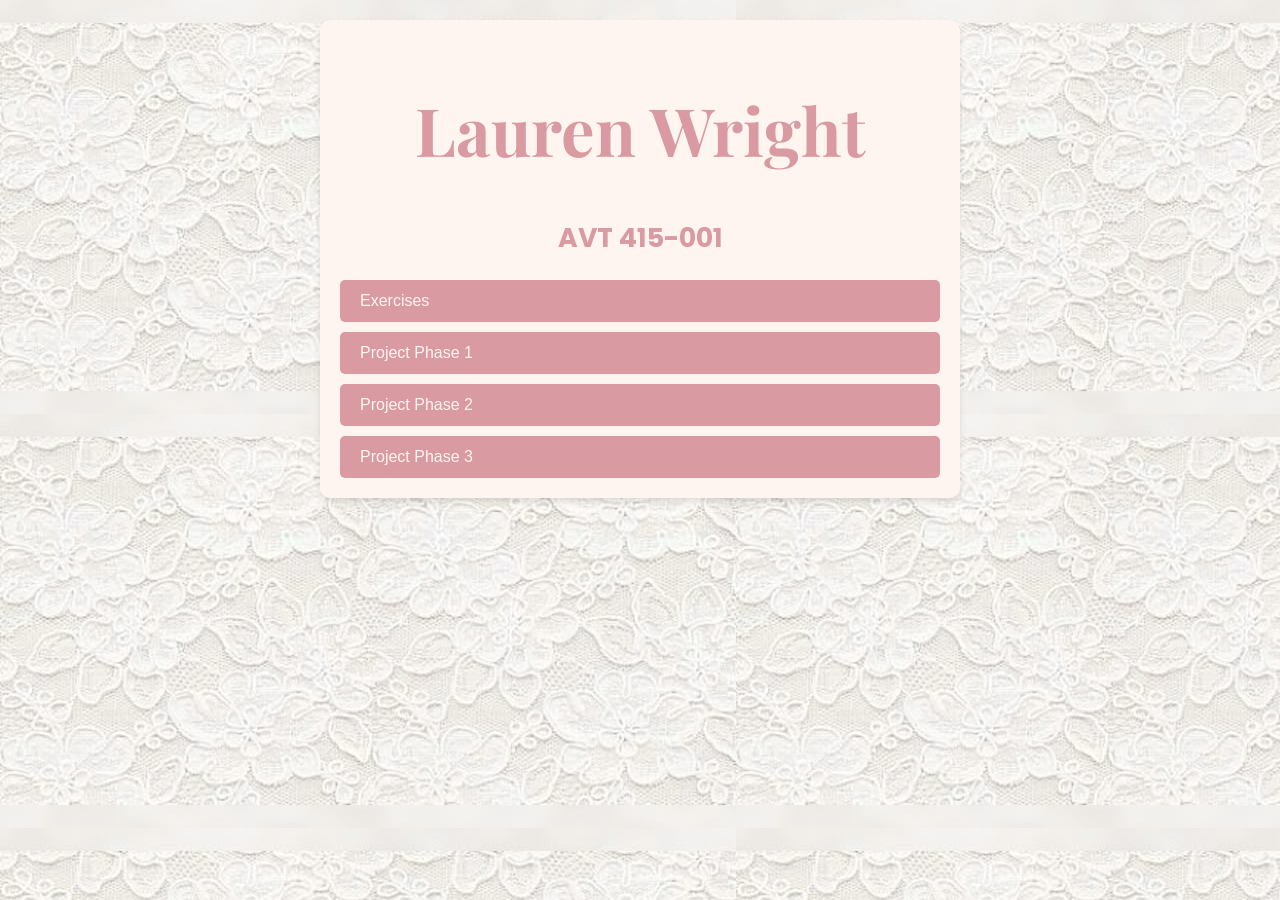
<file: index.html>
<!doctype html>
<html>
<head>
<meta charset="UTF-8">
<meta name="viewport" content="width=device-width, initial-scale=1.0">
<title>Course work of Lauren Wright</title>
	<link rel="stylesheet" href="css/main.css"> 
    <link rel="preconnect" href="https://fonts.googleapis.com">
    <link rel="preconnect" href="https://fonts.gstatic.com" crossorigin>
    <link href="https://fonts.googleapis.com/css2?family=Playfair+Display:ital,wght@0,400..900;1,400..900&family=Poppins:ital,wght@0,100;0,200;0,300;0,400;0,500;0,600;0,700;0,800;0,900;1,100;1,200;1,300;1,400;1,500;1,600;1,700;1,800;1,900&display=swap" rel="stylesheet">
</head>

<body>
	<div class="container">
        <h1>Lauren Wright</h1>
        <h2>AVT 415-001</h2>

        <!-- Exercises Dropdown -->
        <div class="dropdown">
            <button class="dropbtn">Exercises</button>
            <div class="dropdown-content">
                <a href="https://www.figma.com/proto/uaF8bCbxSyDzgrd35WFkkd/E1---A-Little-Background">E1: A Little Background</a>
                <a href="https://www.figma.com/proto/uaF8bCbxSyDzgrd35WFkkd/E1---A-Little-Background">E2: Linking and Hovering in XD</a>
                <a href="https://www.figma.com/proto/cc0SmNpdiPh6YBsjTk63OF/Untitled">E3: Design Examples</a>
                <a href="p_process/e4-1.html">E4-1: In Class Coding</a>
                <a href="p_process/e4.html">E4: Text Only Layout</a>
                <a href="https://www.figma.com/proto/SPw6kYpImEUM4P5fZCWl9k/Study-on-Shopping-Cart--%26-Checkout-Process">E5: Study on Shopping Cart & Checkout Process</a>
				<a href="p_process/e6.html">E6: Text Only Layout</a>
			</div>
        </div>

        <!-- Project Phase 1 Dropdown -->
        <div class="dropdown">
            <button class="dropbtn">Project Phase 1</button>
            <div class="dropdown-content">
                <a href="p_process/ideas.html">P.P1.1: Idea</a>
                <a href="https://www.figma.com/proto/f5VqbbKc2WQSKWJnatjuU3/Competitive-study">P.P1.2: Competitive Study</a>
                <a href="p_process/P.P1.3.html">P.P1.3: User Scenario Mapping</a>
                <a href="https://www.figma.com/proto/Enw3G3vscHwuoTHgrIhgw7/Sitemap-and-User-Flow">P.P1.4: Sitemap and User Flow</a>
                <a href="https://www.figma.com/proto/j2kEHiWXQAVVpgCcRP5ix1/Mobile-Wireframes?page-id=0%3A1&node-id=1-2&p=f&viewport=-1686%2C57%2C0.84&t=AwZ1Vlmn647Owlc4-1&scaling=scale-down&content-scaling=fixed&starting-point-node-id=1%3A2">P.P1.5: Wireframes - <strong>Mobile</strong></a>
                <a href="https://www.figma.com/proto/3PIJsBvE5nyaCN75JqsQMk/Desktop-Wireframes?page-id=0%3A1&node-id=1-2&p=f&viewport=-1313%2C26%2C0.23&t=8IrSXPr230GMO8iU-1&scaling=scale-down&content-scaling=fixed&starting-point-node-id=1%3A2">P.P1.5: Wireframes - <strong>Desktop</strong></a>
                <a href="https://www.figma.com/proto/dQM7kzbcMjqxkbJXgEwpDY/Tablet-Wireframes?page-id=0%3A1&node-id=1-2&p=f&viewport=33%2C74%2C0.21&t=cRu98HVYanJudc4z-1&scaling=scale-down&content-scaling=fixed&starting-point-node-id=1%3A2">P.P1.5: Wireframes - <strong>Tablet</strong></a>
            </div>
        </div>

        <!-- Project Phase 2 Dropdown -->
        <div class="dropdown">
            <button class="dropbtn">Project Phase 2</button>
            <div class="dropdown-content">
                <a href="https://www.figma.com/proto/8Iecxj9sT5Wqr54yHH2Oyr/Style-Guide?page-id=0%3A1&node-id=1-2&p=f&viewport=324%2C304%2C0.49&t=enYU334fHd8lZPEt-1&scaling=min-zoom&content-scaling=fixed">P.P2.1: Brief Style Guide</a>
                <a href="https://www.figma.com/proto/70wDweaUqbIOTPimuP9CAs/Desktop-(Color)?page-id=0%3A1&node-id=1-2&p=f&viewport=133%2C187%2C0.12&t=hcncdMDN5D2p5vnG-1&scaling=scale-down&content-scaling=fixed&starting-point-node-id=1%3A2">P.P2.2: First Draft of Homepage - <strong>Desktop</strong></a>
                <a href="https://www.figma.com/proto/gLyOQRs2zJRVZsd47BP98a/Tablet-(Color)?page-id=0%3A1&node-id=1-2&p=f&viewport=-72%2C119%2C0.31&t=DsFcEaN7AnnxcAx3-1&scaling=scale-down&content-scaling=fixed&starting-point-node-id=1%3A2">P.P2.2: First Draft of Homepage - <strong>Tablet</strong></a>
                <a href="https://www.figma.com/proto/pQi3j4pmSxgkVTCBX9KuNz/Mobile-(Color)?page-id=0%3A1&node-id=1-2&p=f&viewport=-143%2C95%2C0.53&t=qTlKZHXGF06u57Hj-1&scaling=scale-down&content-scaling=fixed&starting-point-node-id=1%3A2">P.P2.2: First Draft of Homepage - <strong>Mobile</strong></a>
                <a href="https://www.figma.com/proto/70wDweaUqbIOTPimuP9CAs/Desktop-(Color)?page-id=0%3A1&node-id=1-2&p=f&viewport=133%2C187%2C0.12&t=hcncdMDN5D2p5vnG-1&scaling=scale-down&content-scaling=fixed&starting-point-node-id=1%3A2">P.P2.3: First Draft of Inventory - <strong>Desktop</strong></a>
                <a href="https://www.figma.com/proto/gLyOQRs2zJRVZsd47BP98a/Tablet-(Color)?page-id=0%3A1&node-id=1-2&p=f&viewport=-72%2C119%2C0.31&t=DsFcEaN7AnnxcAx3-1&scaling=scale-down&content-scaling=fixed&starting-point-node-id=1%3A2">P.P2.3: First Draft of Inventory - <strong>Tablet</strong></a>
                <a href="https://www.figma.com/proto/pQi3j4pmSxgkVTCBX9KuNz/Mobile-(Color)?page-id=0%3A1&node-id=1-2&p=f&viewport=-143%2C95%2C0.53&t=qTlKZHXGF06u57Hj-1&scaling=scale-down&content-scaling=fixed&starting-point-node-id=1%3A2">P.P2.3: First Draft of Inventory - <strong>Mobile</strong></a>
            </div>
        </div>

        <!-- Project Phase 3 Dropdown -->
        <div class="dropdown">
            <button class="dropbtn">Project Phase 3</button>
            <div class="dropdown-content">
                <a href="https://www.figma.com/proto/70wDweaUqbIOTPimuP9CAs/Desktop--Color-?page-id=0%3A1&node-id=1-2&viewport=-2904%2C-51%2C0.32&t=9LRVCuiGFErQ9P3C-1&scaling=scale-down&content-scaling=fixed&starting-point-node-id=1%3A2">P.P3.1: Initial Prototypes for <strong>Desktop</strong></a>
                <a href="https://www.figma.com/proto/gLyOQRs2zJRVZsd47BP98a/Tablet--Color-?page-id=0%3A1&node-id=1-2&viewport=-1526%2C70%2C0.27&t=qfsY73XQjZ0GiHj3-1&scaling=scale-down&content-scaling=fixed&starting-point-node-id=1%3A2">P.P3.2: Initial Prototypes for <strong>Tablet</strong></a>
                <a href="https://www.figma.com/proto/pQi3j4pmSxgkVTCBX9KuNz/Mobile--Color-?page-id=0%3A1&node-id=1-2&viewport=148%2C-413%2C0.9&t=A60pAzsgQaSmHTZy-1&scaling=scale-down&content-scaling=fixed&starting-point-node-id=1%3A2">P.P3.2: Initial Prototypes for <strong>Mobile</strong></a>
                <a href="https://www.figma.com/proto/70wDweaUqbIOTPimuP9CAs/Desktop--Color-?page-id=0%3A1&node-id=1-2&viewport=-2904%2C-51%2C0.32&t=9LRVCuiGFErQ9P3C-1&scaling=scale-down&content-scaling=fixed&starting-point-node-id=1%3A2">P.P3.4: Final Online Store - <strong>Desktop</strong></a>
                <a href="https://www.figma.com/proto/gLyOQRs2zJRVZsd47BP98a/Tablet--Color-?page-id=0%3A1&node-id=1-2&viewport=-1526%2C70%2C0.27&t=qfsY73XQjZ0GiHj3-1&scaling=scale-down&content-scaling=fixed&starting-point-node-id=1%3A2">P.P3.4: Final Online Store - <strong>Tablet</strong></a>
                <a href="https://www.figma.com/proto/pQi3j4pmSxgkVTCBX9KuNz/Mobile--Color-?page-id=0%3A1&node-id=1-2&viewport=148%2C-413%2C0.9&t=A60pAzsgQaSmHTZy-1&scaling=scale-down&content-scaling=fixed&starting-point-node-id=1%3A2">P.P3.4: Final Online Store - <strong>Mobile</strong></a>
                <a href="https://www.figma.com/proto/rRe0HA5vVg9P0iwEfrYC8b/AVT-415-Portfolio?page-id=0%3A1&node-id=3-3&viewport=0%2C123%2C0.38&t=1AvonlTfhXsaKwjj-1&scaling=contain&content-scaling=fixed">Project Portfolio</a>
            </div>
        </div>
    </div>

    <script>
        document.addEventListener("DOMContentLoaded", function () {
            const buttons = document.querySelectorAll(".dropbtn");

            buttons.forEach(button => {
                button.addEventListener("click", function (event) {
                    event.stopPropagation();
                    const dropdownContent = this.nextElementSibling;

                    document.querySelectorAll(".dropdown-content").forEach(content => {
                        if (content !== dropdownContent) {
                            content.classList.remove("show");
                        }
                    });

                    dropdownContent.classList.toggle("show");
                });
            });

            document.addEventListener("click", function () {
                document.querySelectorAll(".dropdown-content").forEach(content => {
                    content.classList.remove("show");
                });
            });
        });
    </script>
			
</body>
</html>
</file>
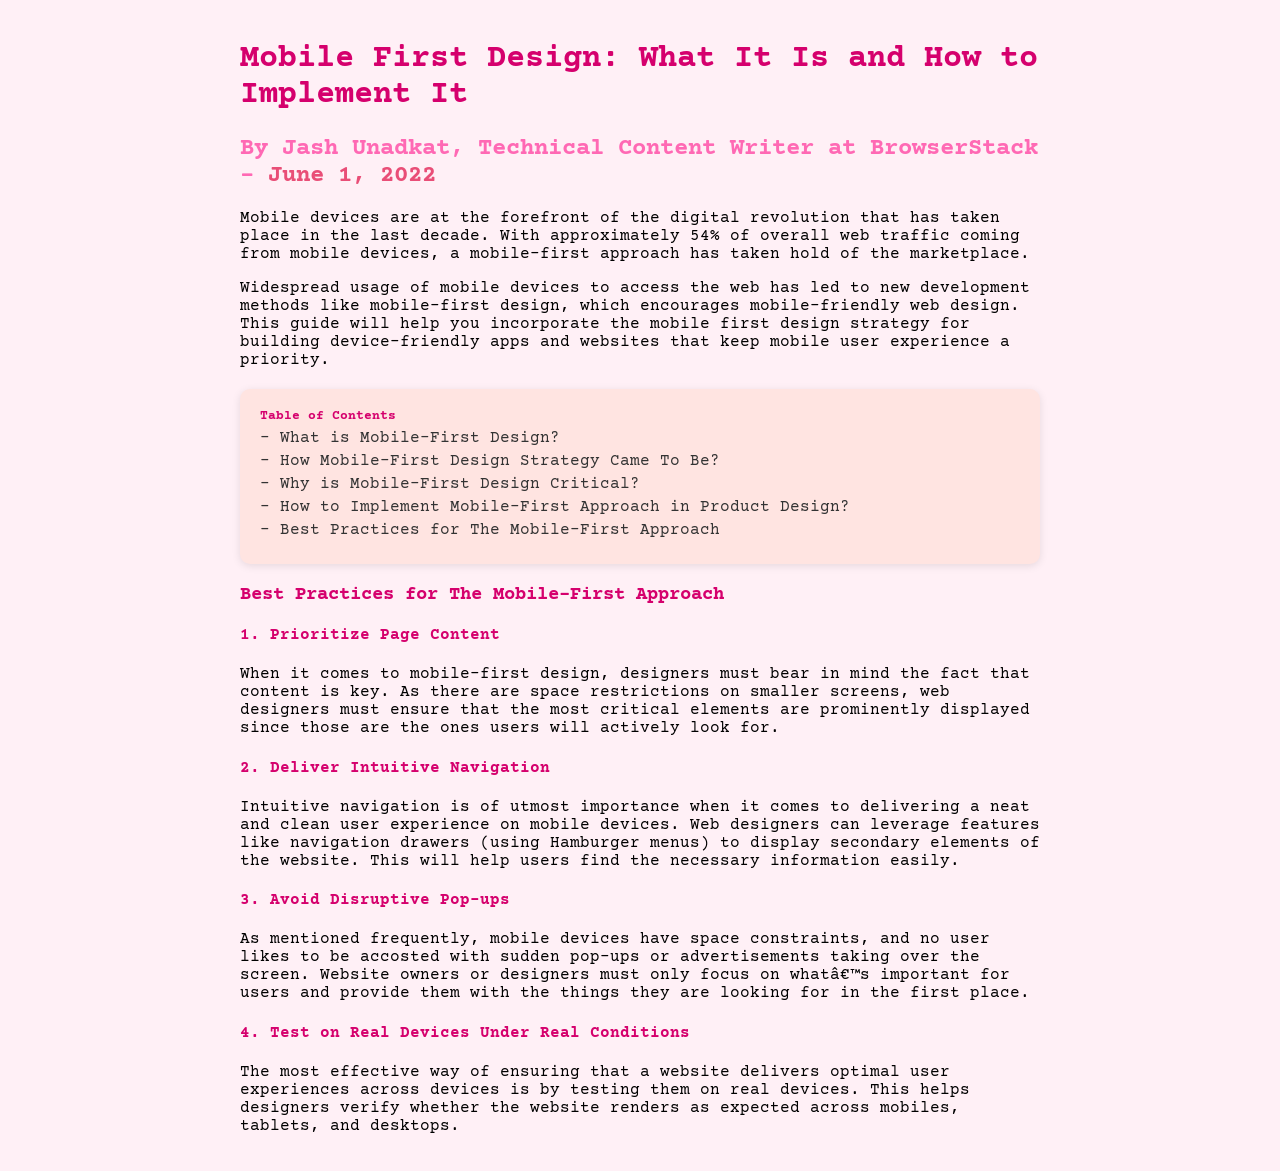
<file: p_process/e4-1.html>
<!DOCTYPE html>
<html>
 <head>
 <meta charset=”utf-8”>
 <title>Lauren Wright</title>
<link rel="preconnect" href="https://fonts.googleapis.com">
<link rel="preconnect" href="https://fonts.gstatic.com" crossorigin>
<link href="https://fonts.googleapis.com/css2?family=Bevan&family=Courier+Prime&display=swap" rel="stylesheet">
<link rel="stylesheet" href="../css/e4-1style.css">
 
 </head>	
			<body>

<div class="container">
    <h1>Mobile First Design: What It Is and How to Implement It</h1>

   <h2>By Jash Unadkat, Technical Content Writer at BrowserStack - <span style="color: #e94e77;">June 1, 2022</span></h2>

    <p>Mobile devices are at the forefront of the digital revolution that has taken place in the last decade. With approximately 54% of overall web traffic coming from mobile devices, a mobile-first approach has taken hold of the marketplace.</p>

    <p>Widespread usage of mobile devices to access the web has led to new development methods like mobile-first design, which encourages mobile-friendly web design. This guide will help you incorporate the mobile first design strategy for building device-friendly apps and websites that keep mobile user experience a priority.</p>

    <div class="blue-box">
        <h5>Table of Contents</h5>
        <p>- What is Mobile-First Design?</p>
        <p>- How Mobile-First Design Strategy Came To Be?</p>
        <p>- Why is Mobile-First Design Critical?</p>
        <p>- How to Implement Mobile-First Approach in Product Design?</p>
        <p>- Best Practices for The Mobile-First Approach</p>
    </div>

    <h3>Best Practices for The Mobile-First Approach</h3>

    <h4>1. Prioritize Page Content</h4>
    <p>When it comes to mobile-first design, designers must bear in mind the fact that content is key. As there are space restrictions on smaller screens, web designers must ensure that the most critical elements are prominently displayed since those are the ones users will actively look for.</p>

    <h4>2. Deliver Intuitive Navigation</h4>
    <p>Intuitive navigation is of utmost importance when it comes to delivering a neat and clean user experience on mobile devices. Web designers can leverage features like navigation drawers (using Hamburger menus) to display secondary elements of the website. This will help users find the necessary information easily.</p>

    <h4>3. Avoid Disruptive Pop-ups</h4>
    <p>As mentioned frequently, mobile devices have space constraints, and no user likes to be accosted with sudden pop-ups or advertisements taking over the screen. Website owners or designers must only focus on what’s important for users and provide them with the things they are looking for in the first place.</p>

    <h4>4. Test on Real Devices Under Real Conditions</h4>
    <p>The most effective way of ensuring that a website delivers optimal user experiences across devices is by testing them on real devices. This helps designers verify whether the website renders as expected across mobiles, tablets, and desktops.</p>
</div>
</body>
</html>
</file>
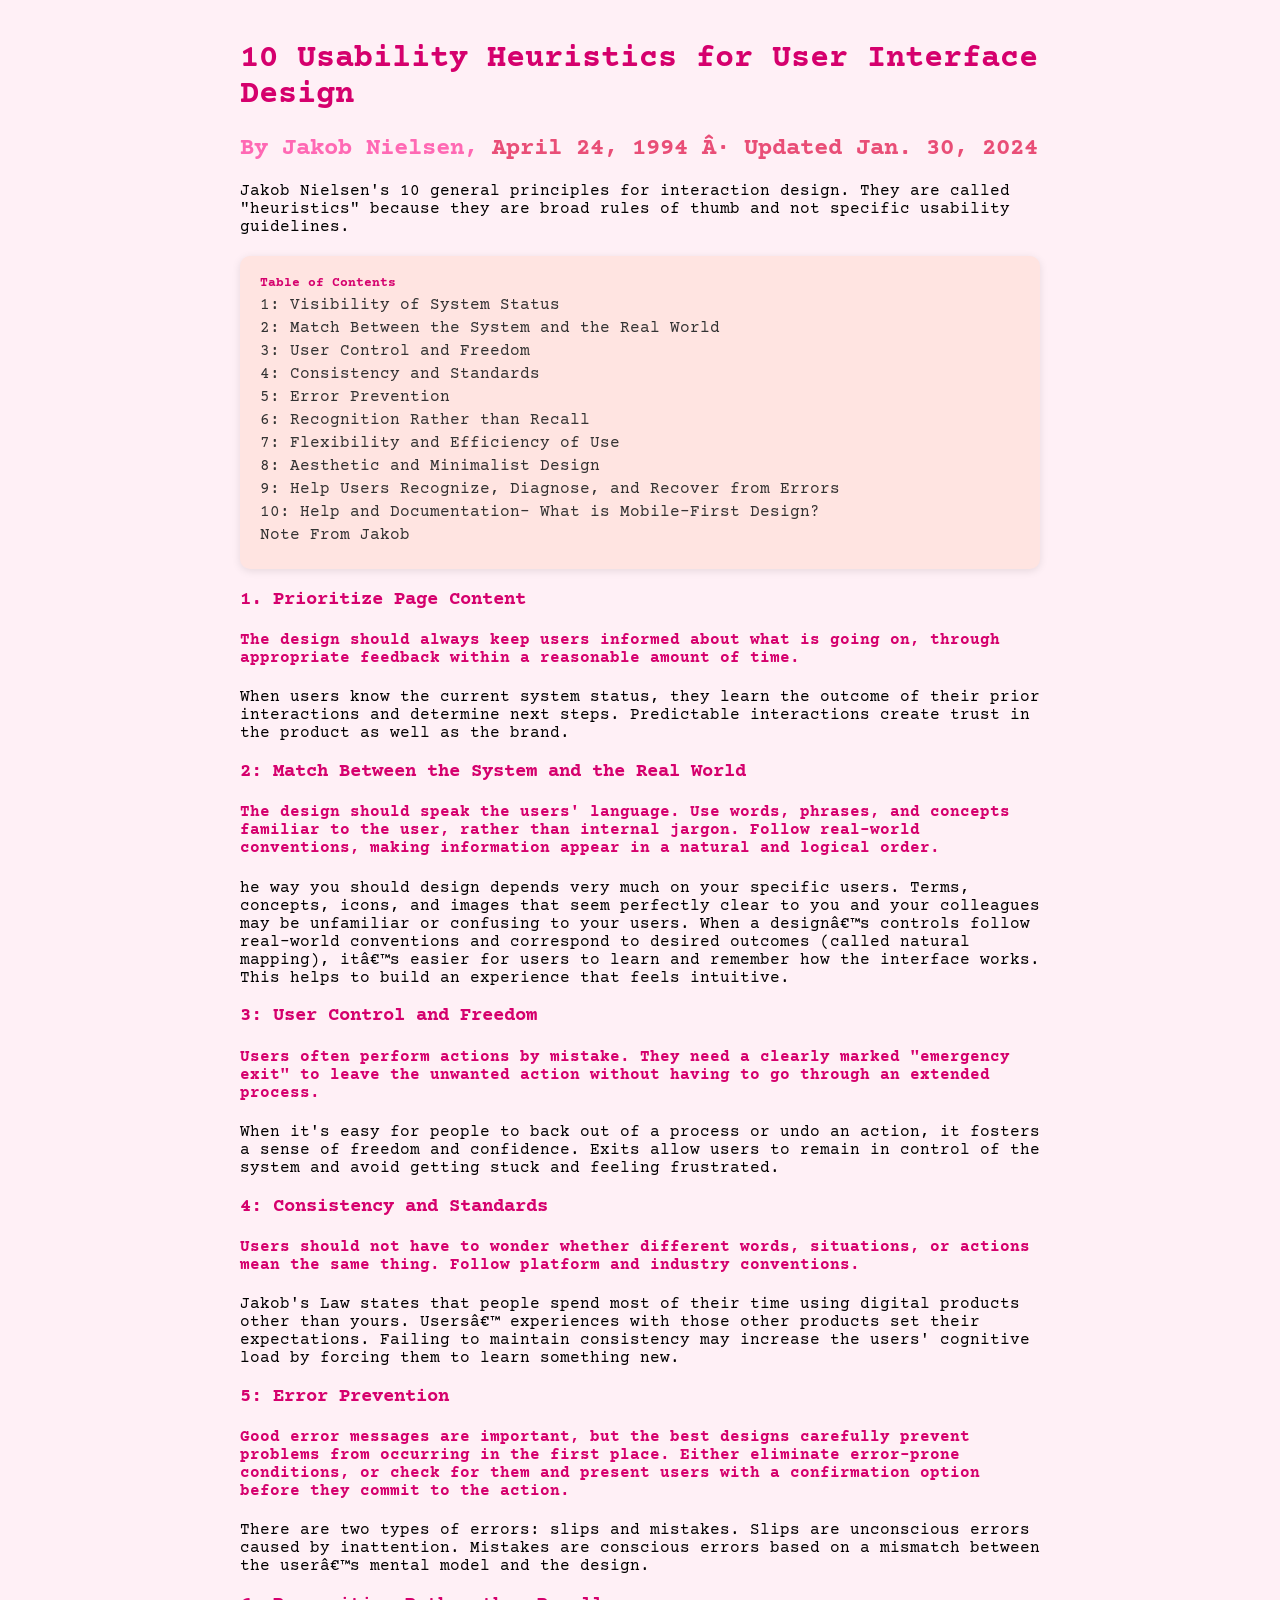
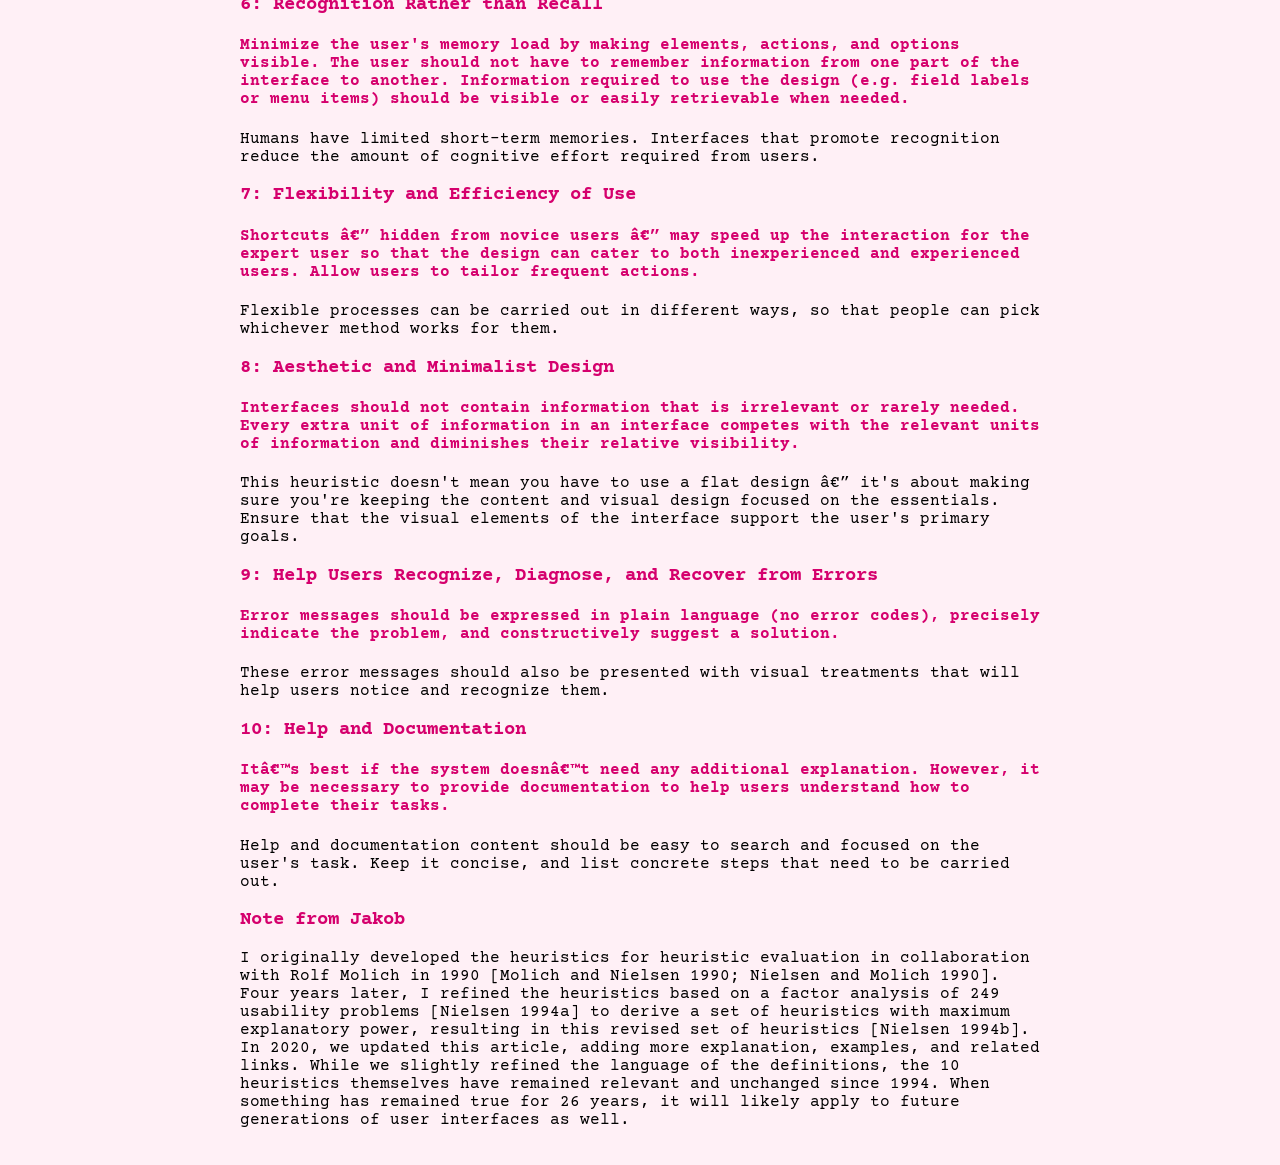
<file: p_process/e4.html>
<!DOCTYPE html>
<html>
 <head>
 <meta charset=”utf-8”>
 <title>Lauren Wright</title>
<link rel="preconnect" href="https://fonts.googleapis.com">
<link rel="preconnect" href="https://fonts.gstatic.com" crossorigin>
<link href="https://fonts.googleapis.com/css2?family=Bevan&family=Courier+Prime&display=swap" rel="stylesheet">
<link rel="stylesheet" href="../css/e4-1style.css">
 
 </head>	
			<body>

<div class="container">
    <h1>10 Usability Heuristics for User Interface Design</h1>

   <h2>By Jakob Nielsen, <span style="color: #e94e77;">April 24, 1994 · Updated Jan. 30, 2024</span></h2>

    <p> Jakob Nielsen's 10 general principles for interaction design. They are called "heuristics" because they are broad rules of thumb and not specific usability guidelines.</p>
    <div class="blue-box">
        <h5>Table of Contents</h5>
        <p>1: Visibility of System Status</p>
        <p>2: Match Between the System and the Real World</p>
        <p>3: User Control and Freedom</p>
        <p>4: Consistency and Standards</p>
        <p>5: Error Prevention</p>
        <p>6: Recognition Rather than Recall</p>
        <p>7: Flexibility and Efficiency of Use</p>
        <p>8: Aesthetic and Minimalist Design</p>
        <p>9: Help Users Recognize, Diagnose, and Recover from Errors</p>
        <p>10: Help and Documentation- What is Mobile-First Design?</p>
        <p>Note From Jakob</p>
    </div>

    <h3>1. Prioritize Page Content</h3>
    <h4> The design should always keep users informed about what is going on, through appropriate feedback within a reasonable amount of time.</h4>
<p> When users know the current system status, they learn the outcome of their prior interactions and determine next steps. Predictable interactions create trust in the product as well as the brand.</p>
   
    <h3>2: Match Between the System and the Real World</h3>
    <h4>The design should speak the users' language. Use words, phrases, and concepts familiar to the user, rather than internal jargon. Follow real-world conventions, making information appear in a natural and logical order.</h4>
<p>he way you should design depends very much on your specific users. Terms, concepts, icons, and images that seem perfectly clear to you and your colleagues may be unfamiliar or confusing to your users.

    When a design’s controls follow real-world conventions and correspond to desired outcomes (called natural mapping), it’s easier for users to learn and remember how the interface works. This helps to build an experience that feels intuitive.</p>
   
    <h3>3: User Control and Freedom</h3>
    <h4>Users often perform actions by mistake. They need a clearly marked "emergency exit" to leave the unwanted action without having to go through an extended process.</h4>
<p>When it's easy for people to back out of a process or undo an action, it fosters a sense of freedom and confidence. Exits allow users to remain in control of the system and avoid getting stuck and feeling frustrated.</p>
    
    <h3>4: Consistency and Standards</h3>
<h4>Users should not have to wonder whether different words, situations, or actions mean the same thing. Follow platform and industry conventions.</h4>
<p>Jakob's Law states that people spend most of their time using digital products other than yours. Users’ experiences with those other products set their expectations. Failing to maintain consistency may increase the users' cognitive load by forcing them to learn something new.</p>

<h3>5: Error Prevention</h3>
<h4>Good error messages are important, but the best designs carefully prevent problems from occurring in the first place. Either eliminate error-prone conditions, or check for them and present users with a confirmation option before they commit to the action.</h4>
<p>There are two types of errors: slips and mistakes. Slips are unconscious errors caused by inattention. Mistakes are conscious errors based on a mismatch between the user’s mental model and the design.</p>

<h3>6: Recognition Rather than Recall</h3>
<h4>Minimize the user's memory load by making elements, actions, and options visible. The user should not have to remember information from one part of the interface to another. Information required to use the design (e.g. field labels or menu items) should be visible or easily retrievable when needed.</h4>
<p>Humans have limited short-term memories. Interfaces that promote recognition reduce the amount of cognitive effort required from users.</p>

<h3>7: Flexibility and Efficiency of Use</h3>
<h4>Shortcuts — hidden from novice users — may speed up the interaction for the expert user so that the design can cater to both inexperienced and experienced users. Allow users to tailor frequent actions.</h4>
<p>Flexible processes can be carried out in different ways, so that people can pick whichever method works for them.</p>


<h3>8: Aesthetic and Minimalist Design</h3>
<h4>Interfaces should not contain information that is irrelevant or rarely needed. Every extra unit of information in an interface competes with the relevant units of information and diminishes their relative visibility.</h4>
<p>This heuristic doesn't mean you have to use a flat design — it's about making sure you're keeping the content and visual design focused on the essentials. Ensure that the visual elements of the interface support the user's primary goals.</p>


<h3>9: Help Users Recognize, Diagnose, and Recover from Errors</h3>
<h4>Error messages should be expressed in plain language (no error codes), precisely indicate the problem, and constructively suggest a solution.</h4>
<p>These error messages should also be presented with visual treatments that will help users notice and recognize them.</p>

<h3>10: Help and Documentation</h3>
<h4>It’s best if the system doesn’t need any additional explanation. However, it may be necessary to provide documentation to help users understand how to complete their tasks.</h4>
<p>Help and documentation content should be easy to search and focused on the user's task. Keep it concise, and list concrete steps that need to be carried out.</p>

<h3>Note from Jakob</h3>
<p>I originally developed the heuristics for heuristic evaluation in collaboration with Rolf Molich in 1990 [Molich and Nielsen 1990; Nielsen and Molich 1990]. Four years later, I refined the heuristics based on a factor analysis of 249 usability problems [Nielsen 1994a] to derive a set of heuristics with maximum explanatory power, resulting in this revised set of heuristics [Nielsen 1994b].

    In 2020, we updated this article, adding more explanation, examples, and related links. While we slightly refined the language of the definitions, the 10 heuristics themselves have remained relevant and unchanged since 1994. When something has remained true for 26 years, it will likely apply to future generations of user interfaces as well.</p>

</div>
</body>
</html>
</file>
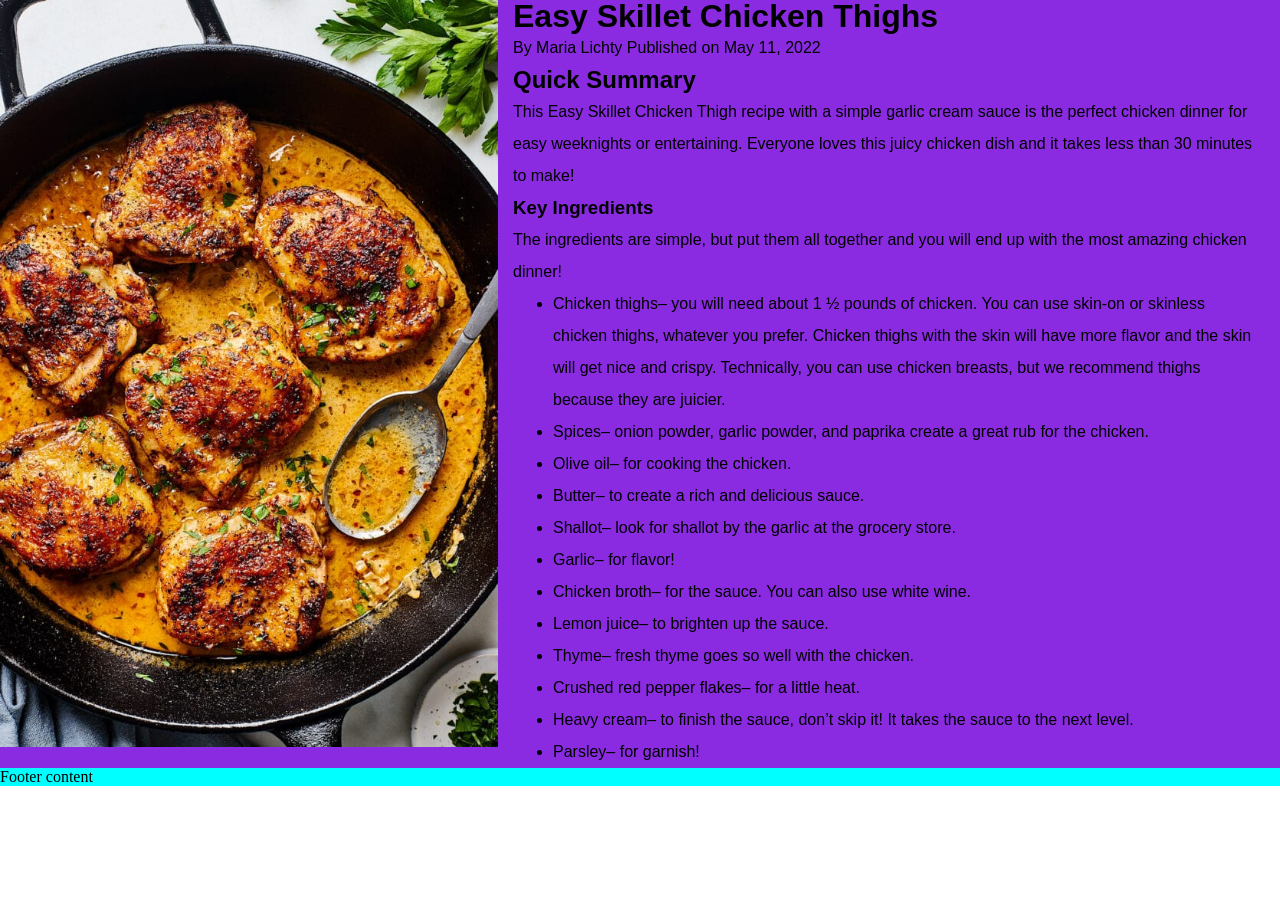
<file: p_process/e6.html>
<!doctype html>
<html>
<head>
<meta charset="UTF-8">
<meta>
<meta name="viewport" content="width=device-width, initial-scale=1.0" />
<title>Responive web page</title>
<link rel="stylesheet" href="../css/e6style.css">
</head>

<body>
	<div id="recipe">
		<img src="../css/chicken_image.jpg" alt="Chicken Thighs">
		<div id="summary">
            <h1>Easy Skillet Chicken Thighs</h1>

               <div id="author">By Maria Lichty

                Published on May 11, 2022</div>
                
                <h2>Quick Summary</h2>
                
                <p>This Easy Skillet Chicken Thigh recipe with a simple garlic cream sauce is the perfect chicken dinner for easy weeknights or entertaining. Everyone loves this juicy chicken dish and it takes less than 30 minutes to make!</p>
                
                <h3>Key Ingredients</h3>
               <p>The ingredients are simple, but put them all together and you will end up with the most amazing chicken dinner!</p>
                
                <ul>
               <li>Chicken thighs– you will need about 1 ½ pounds of chicken. You can use skin-on or skinless chicken thighs, whatever you prefer. Chicken thighs with the skin will have more flavor and the skin will get nice and crispy. Technically, you can use chicken breasts, but we recommend thighs because they are juicier.</li>
               <li>Spices– onion powder, garlic powder, and paprika create a great rub for the chicken.</li>
               <li>Olive oil– for cooking the chicken.</li> 
                <li>Butter– to create a rich and delicious sauce. </li>
                <li>Shallot– look for shallot by the garlic at the grocery store.</li>
                <li>Garlic– for flavor!</li>
                <li>Chicken broth– for the sauce. You can also use white wine.</li>
                <li>Lemon juice– to brighten up the sauce.</li>
                <li>Thyme– fresh thyme goes so well with the chicken.</li>
                <li>Crushed red pepper flakes– for a little heat.</li>
                <li>Heavy cream– to finish the sauce, don’t skip it! It takes the sauce to the next level.</li>
                <li>Parsley– for garnish!</li>

                </ul>
		</div>
	</div>
	<footer>
		<p>Footer content</p>
	</footer>

</body>
</html>
</file>
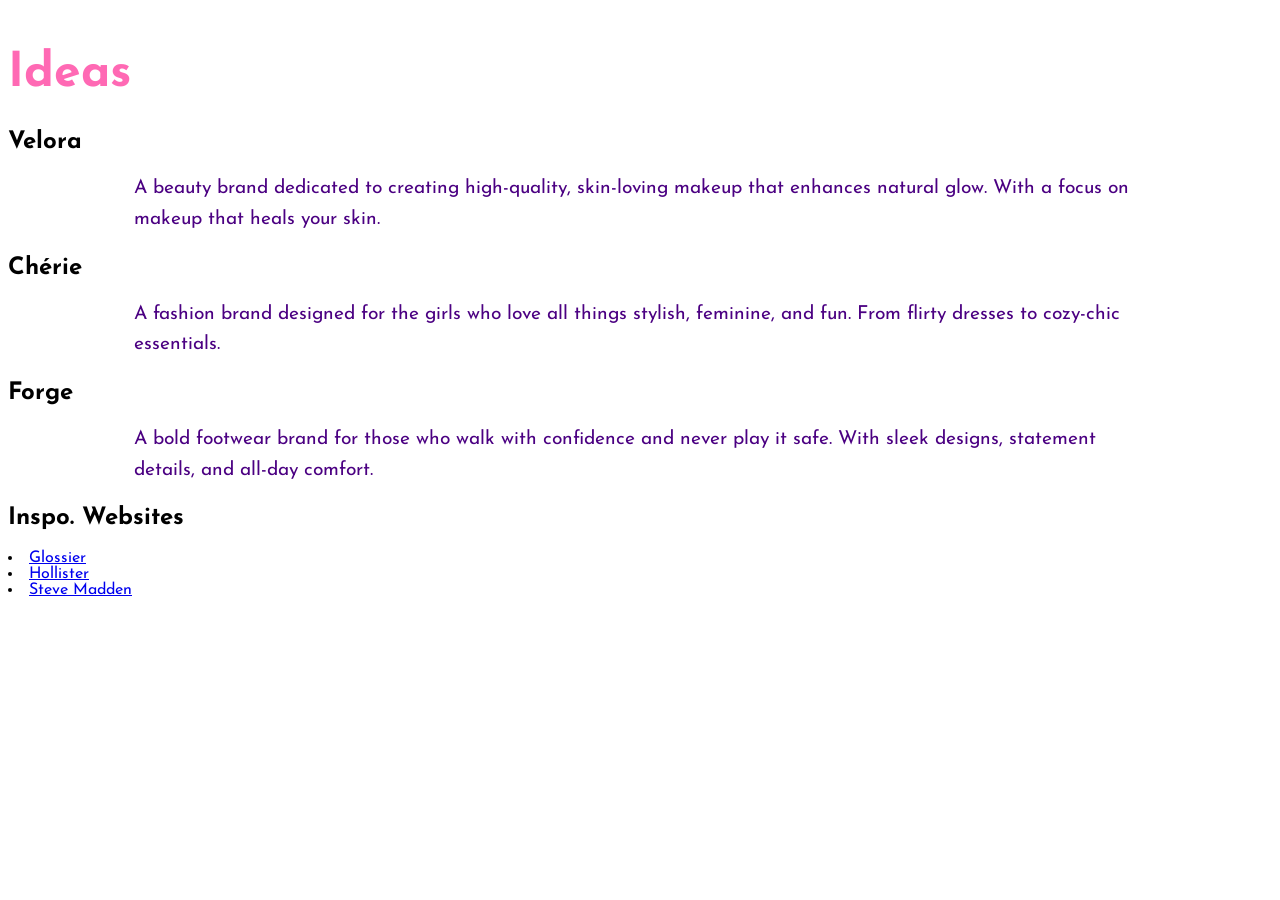
<file: p_process/ideas.html>
<!doctype html>
<html>
<head>
<meta charset="UTF-8">
<meta name="viewport" content="width=device-width, initial-scale=1.0">
	<link rel="preconnect" href="https://fonts.googleapis.com">
<link rel="preconnect" href="https://fonts.gstatic.com" crossorigin>
<link href="https://fonts.googleapis.com/css2?family=Josefin+Sans:ital,wght@0,100..700;1,100..700&display=swap" rel="stylesheet">
<title>Ideas</title>
	<link rel="stylesheet" href="../css/ideas.css">
</head>

<body>
<h1>Ideas</h1>

<h2>Velora</h2>
	<p> A beauty brand dedicated to creating high-quality, skin-loving makeup that enhances natural glow. With a focus on makeup that heals your skin. </p>
<h2>Chérie</h2>
	<p> A fashion brand designed for the girls who love all things stylish, feminine, and fun. From flirty dresses to cozy-chic essentials. </p>
<h2>Forge</h2>
	<p> A bold footwear brand for those who walk with confidence and never play it safe. With sleek designs, statement details, and all-day comfort. </p>	
<h2> Inspo. Websites </h2>
<li><a href="https://www.glossier.com/collections/all?utm_content=56897955548-592718387244&gad_source=1&gclid=CjwKCAiA2JG9BhAuEiwAH_zf3qht_tRldOcYNdEcEmxYizqiWPYkc7TvwZGzyvXFGuMd06vITNELyBoChRsQAvD_BwE">
        Glossier
    </a></li>
	
<li><a href="https://www.hollisterco.com/shop/us/womens-dresses-and-rompers">
        Hollister
    </a></li>
	
<li><a href="https://www.stevemadden.com/?tactic=brand&utm_source=google&utm_medium=cpc&utm_campaign=Google%7CSearch%7CBrand%7CUSA%7CCore&utm_content=&utm_term=steve%20madden&_aiid=14916&teng=go&beng=b&deng=c&keng=steve%20madden&meng=e&peng=&ieng=150050938079&kieng=kwd-39537190&cieng=726027806112&cpieng=20322229812&feng=&cleng=CjwKCAiA2JG9BhAuEiwAH_zf3qchGQ2u0LKTvSNJkxWDP4-Ju8Kj8IcRhR3-p_8z3cRfZU4wII9F9RoCm38QAvD_BwE&gad_source=1&gclid=CjwKCAiA2JG9BhAuEiwAH_zf3qchGQ2u0LKTvSNJkxWDP4-Ju8Kj8IcRhR3-p_8z3cRfZU4wII9F9RoCm38QAvD_BwE">
        Steve Madden
    </a></li>

</body>
</file>
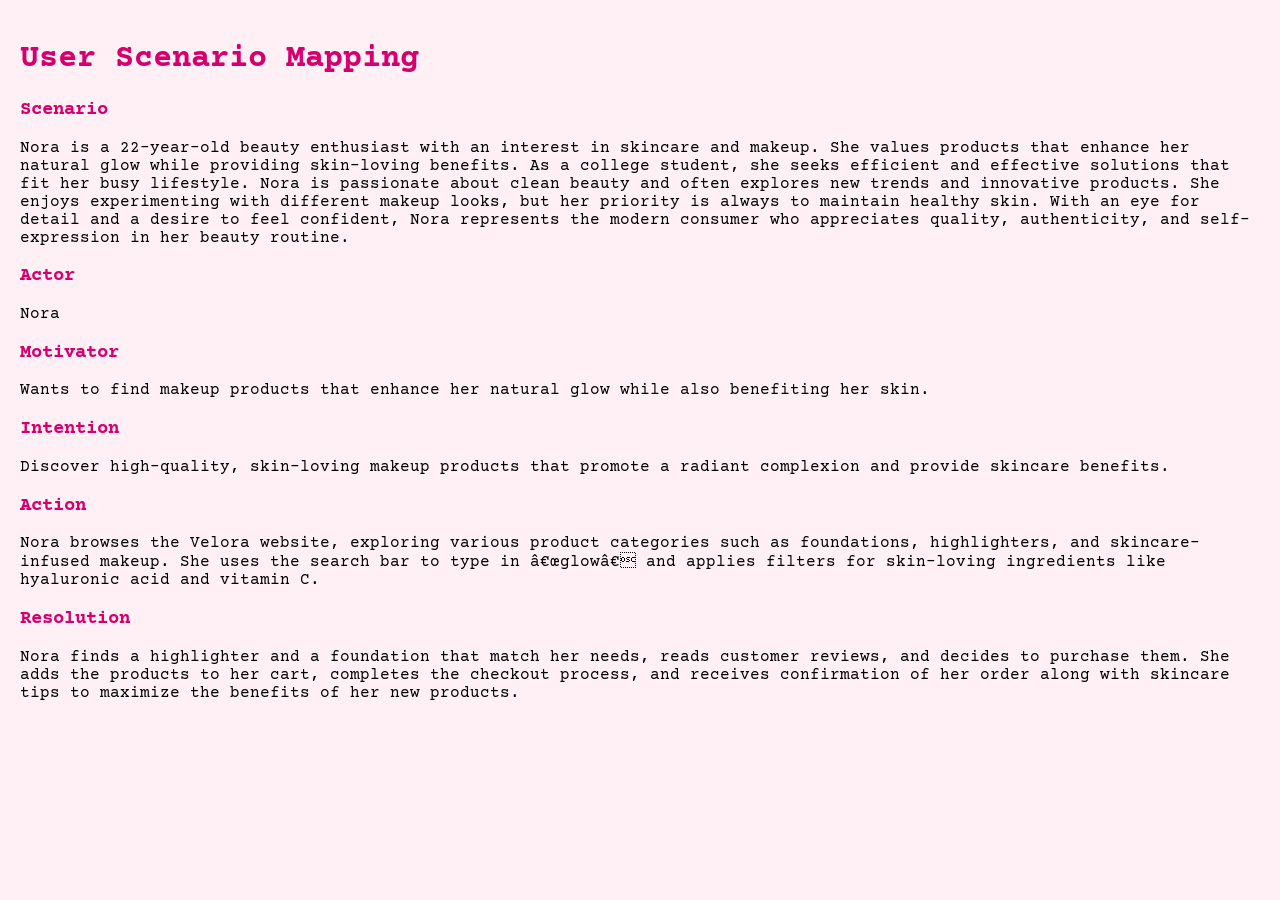
<file: p_process/P.P1.3.html>
<!DOCTYPE html>
<html>
 <head>
 <meta charset=”utf-8”>
 <title>Lauren Wright</title>
<link rel="preconnect" href="https://fonts.googleapis.com">
<link rel="preconnect" href="https://fonts.gstatic.com" crossorigin>
<link href="https://fonts.googleapis.com/css2?family=Bevan&family=Courier+Prime&display=swap" rel="stylesheet">
<link rel="stylesheet" href="../css/e4-1style.css">
 
 </head>	
			<body>
<h1>User Scenario Mapping</h1>
<h3>Scenario</h3>
<p>Nora is a 22-year-old beauty enthusiast with an interest in skincare and makeup. She values products that enhance her natural glow while providing skin-loving benefits. As a college student, she seeks efficient and effective solutions that fit her busy lifestyle. Nora is passionate about clean beauty and often explores new trends and innovative products. She enjoys experimenting with different makeup looks, but her priority is always to maintain healthy skin. With an eye for detail and a desire to feel confident, Nora represents the modern consumer who appreciates quality, authenticity, and self-expression in her beauty routine.</p>

<h3>Actor</h3>
<p>Nora</p>

<h3>Motivator</h3>
<p>Wants to find makeup products that enhance her natural glow while also benefiting her skin.</p>

<h3>Intention</h3>
<p>Discover high-quality, skin-loving makeup products that promote a radiant complexion and provide skincare benefits.</p>

<h3>Action</h3>
<p>Nora browses the Velora website, exploring various product categories such as foundations, highlighters, and skincare-infused makeup. She uses the search bar to type in “glow” and applies filters for skin-loving ingredients like hyaluronic acid and vitamin C.</p>

<h3>Resolution</h3>
<p>Nora finds a highlighter and a foundation that match her needs, reads customer reviews, and decides to purchase them. She adds the products to her cart, completes the checkout process, and receives confirmation of her order along with skincare tips to maximize the benefits of her new products.</p>


</body>
</html>
</file>
<file: css/main.css>
@charset "UTF-8";
body {
  font-family: Poppins, sans-serif;
  background-color: #FFF5F0;
  margin: 0;
  padding: 20px;
  text-align: center;
  background-image: url(main_background.jpeg)
}
  
  .poppins-regular {
    font-family: "Poppins", sans-serif;
    font-weight: 400;
    font-style: normal;
  }
  
  .poppins-medium {
    font-family: "Poppins", sans-serif;
    font-weight: 500;
    font-style: normal;
  }
  
  .poppins-regular-italic {
    font-family: "Poppins", sans-serif;
    font-weight: 400;
    font-style: italic;
  }
  
  .poppins-medium-italic {
    font-family: "Poppins", sans-serif;
    font-weight: 500;
    font-style: italic;
  }

  .playfair-display-regular {
    font-family: "Playfair Display", serif;
    font-optical-sizing: auto;
    font-weight: 500;
    font-style: normal;
  }
    
h1 {
    font-size: 50pt;
    font-family: "Playfair Display", serif;
    Color: #D99AA1;
  }

h2 {
  font-size: 20pt;
  font-family: "Poppins", serif;
  color: #D99AA1;


}

.container {
  max-width: 600px;
  margin: auto;
  background: #FFF5F0;
  padding: 20px;
  border-radius: 10px;
  box-shadow: 0 4px 6px rgba(0, 0, 0, 0.1);
}

.dropbtn {
  background-color: #D99AA1;
  color: #FFF5F0;
  padding: 12px 20px;
  font-size: 16px;
  border: none;
  border-radius: 5px;
  cursor: pointer;
  width: 100%;
  text-align: left;
  transition: background 0.3s;
}

.dropbtn:hover {
  background-color: #D99AA1;
}

.dropdown {
  position: relative;
  margin-top: 10px;
}

.dropdown-content {
  display: none;
  position: absolute;
  width: 100%;
  background-color: #FFF5F0;
  border-radius: 5px;
  box-shadow: 0 4px 6px rgba(0, 0, 0, 0.1);
  z-index: 1;
  max-height: 0;
  overflow: hidden;
  transition: max-height 0.3s ease-in-out;
}

.dropdown-content a {
  display: block;
  color: #D99AA1;
  padding: 12px;
  text-decoration: none;
  border-bottom: 1px solid #FFF5F0;
}

.dropdown-content a:hover {
  background-color: #FFF5F0;
}

.show {
  display: block;
  max-height: 500px;
}
</file>
<file: css/e4-1style.css>
body {
            font-family: 'Courier Prime', monospace;
            background-color: #fff0f6;
            margin: 0;
            padding: 20px;
        }

        h1, h2, h3, h4, h5 {
            color: #d5006d;
        }

        h2 {
            color: #ff69b4;
        }
	.container {
            max-width: 800px;
            margin: 0 auto;
            padding: 0 20px;
        }
        .blue-box {
            background-color: #ffe4e1;
            border-radius: 10px;
            padding: 20px;
            margin: 20px 0;
            box-shadow: 0 2px 8px rgba(0, 0, 0, 0.1);
        }

        .blue-box h5 {
            margin: 0;
            color: #d5006d;
        }

        .blue-box p {
            margin: 5px 0;
	color: #333;
        }
</file>
<file: css/e6style.css>
@charset "UTF-8";
* {
  margin: 0;
  box-sizing: border-box;
}
html, body {
  height: 100%;
  margin: 0;
}

body {
	max-inline-size: 1440px;
	margin-inline: auto;
}
#fullheight {
    height:100%;
    min-height: 100%;
    display:grid;
    grid-template-columns: auto 1fr auto;
}	
#recipe {
    font-family: "Gill Sans", "Gill Sans MT", "Myriad Pro", "DejaVu Sans Condensed", Helvetica, Arial, "sans-serif";
line-height: 2em;
}

img {
    width:100%;
    height:auto;
}

footer {
	background-color: aqua;
}

/* Small devices (portrait tablets and large phones, 480px and up) */
@media only screen and (min-width: 480px) {
  #recipe {background: green;
        display: grid;
        grid-template-columns: 1fr;
}
}

/* Medium devices (landscape tablets, 768px and up) */
@media only screen and (min-width: 768px) {
  #recipe {background: blue;
    display: grid;
    grid-template-columns: 1fr 1fr;
}
} 

/* Medium devices (landscape tablets, 1200px and up) */
@media only screen and (min-width:1200px){
	body{ height: 100%;}
	#recipe {
		background-color: blueviolet;
        display: grid;
        grid-template-columns: 1fr 1.5fr;
        gap:15px;
        padding-right: 20px;
    }
}
</file>
<file: css/ideas.css>
@charset "UTF-8";

body {
  font-family: 'Josefin Sans', sans-serif; 
  background-size: cover;
}

h1 {
  font-size: 3rem;
  color: #FF69B4;
  margin-top: 50px;
}

p {
  font-size: 1.2rem;
  color: #4B0082;
  margin: 20px auto;
  width: 80%;
  line-height: 1.6;
}
</file>
